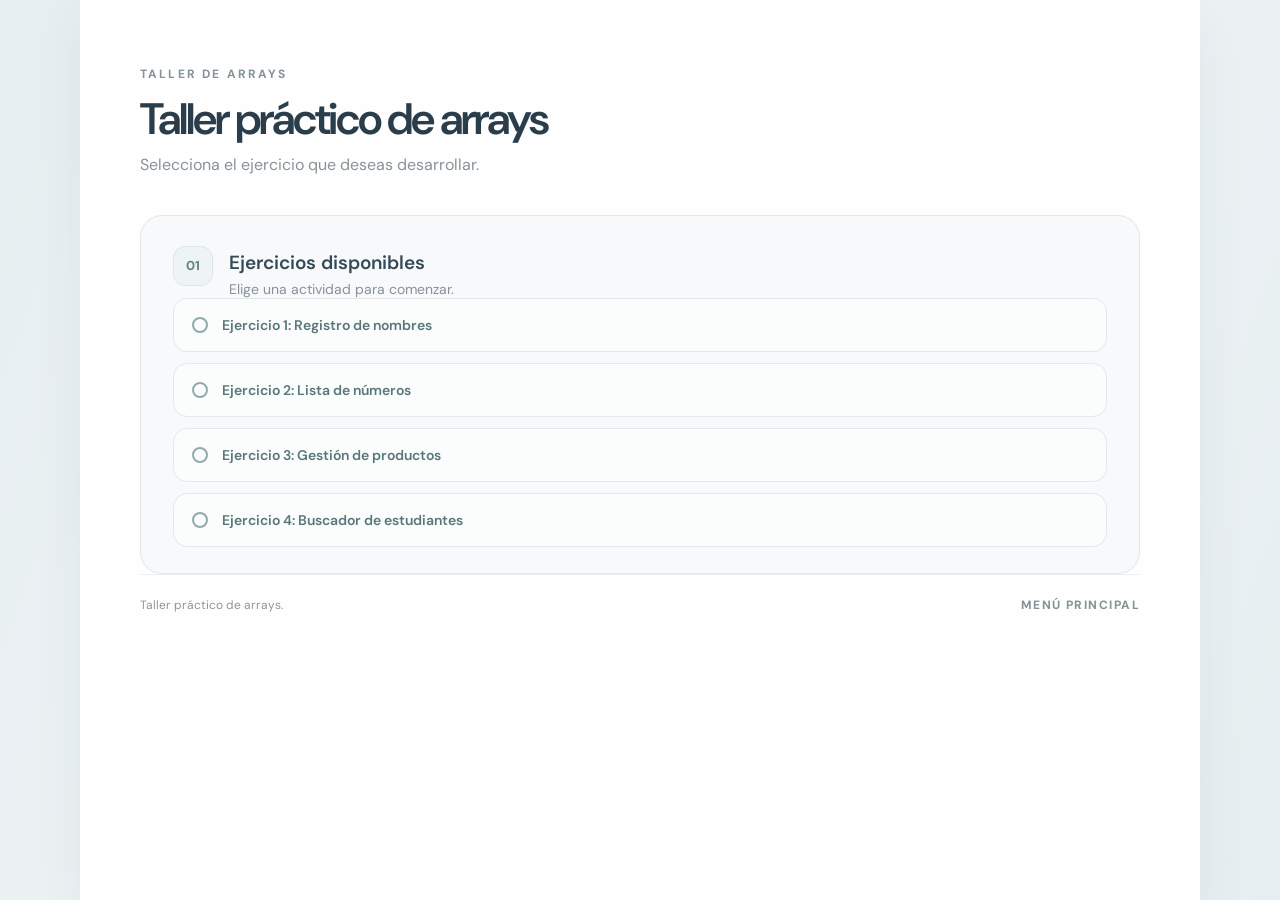
<file: index.html>
<!DOCTYPE html>
<html lang="es">
<head>
    <meta charset="UTF-8">
    <meta name="viewport" content="width=device-width, initial-scale=1.0">
    <title>Taller práctico de arrays</title>
    <link rel="stylesheet" href="css/styles.css">
</head>
<body class="exercise-page">
    <main class="exercise-shell">
        <header class="page-heading">
            <p class="eyebrow">TALLER DE ARRAYS</p>
            <h1>Taller práctico de arrays</h1>
            <p class="page-description">Selecciona el ejercicio que deseas desarrollar.</p>
        </header>

        <section class="entry-card" aria-labelledby="exercises-title">
            <div class="section-heading">
                <span class="step-number" aria-hidden="true">01</span>
                <div>
                    <h2 id="exercises-title">Ejercicios disponibles</h2>
                    <p>Elige una actividad para comenzar.</p>
                </div>
            </div>

            <ol class="number-list">
                <li><a class="back-link" href="ejercicio1.html">Ejercicio 1: Registro de nombres</a></li>
                <li><a class="back-link" href="ejercicio2.html">Ejercicio 2: Lista de números</a></li>
                <li><a class="back-link" href="ejercicio3.html">Ejercicio 3: Gestión de productos</a></li>
                <li><a class="back-link" href="ejercicio4.html">Ejercicio 4: Buscador de estudiantes</a></li>
            </ol>
        </section>

        <footer class="page-footer">
            <span>Taller práctico de arrays.</span>
            <span>MENÚ PRINCIPAL</span>
        </footer>
    </main>
</body>
</html>
</file>
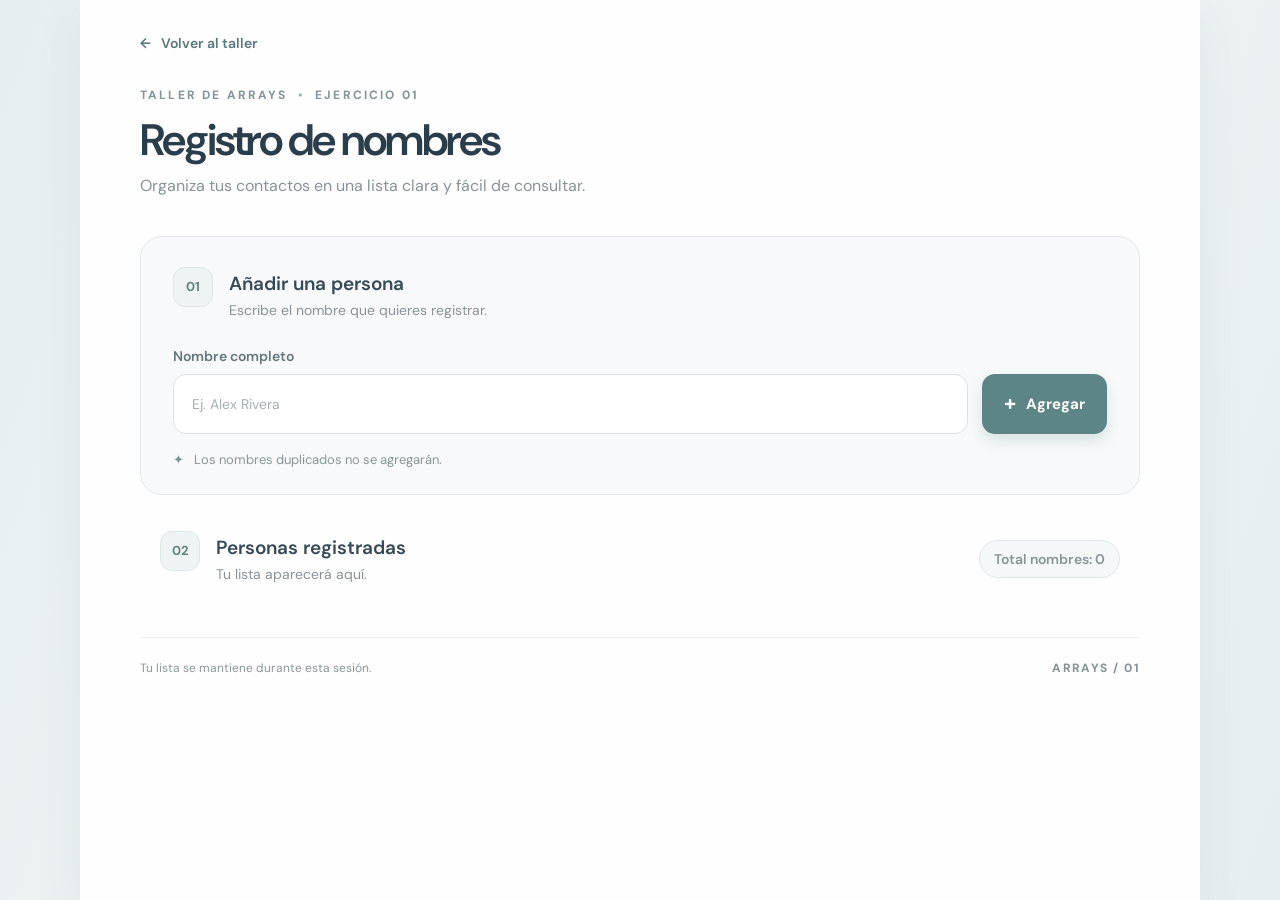
<file: ejercicio1.html>
<!DOCTYPE html>
<html lang="es">
<head>
    <meta charset="UTF-8">
    <meta name="viewport" content="width=device-width, initial-scale=1.0">
    <title>Registro de nombres</title>
    <link rel="stylesheet" href="css/styles.css">
</head>
<body class="exercise-page">
    <main class="exercise-shell">
        <a class="back-link" href="index.html"><span aria-hidden="true">←</span> Volver al taller</a>

        <header class="page-heading">
            <p class="eyebrow">TALLER DE ARRAYS <span aria-hidden="true">•</span> EJERCICIO 01</p>
            <h1>Registro de nombres</h1>
            <p class="page-description">Organiza tus contactos en una lista clara y fácil de consultar.</p>
        </header>

        <section class="entry-card" aria-labelledby="entry-title">
            <div class="section-heading">
                <span class="step-number" aria-hidden="true">01</span>
                <div>
                    <h2 id="entry-title">Añadir una persona</h2>
                    <p>Escribe el nombre que quieres registrar.</p>
                </div>
            </div>
            <div class="entry-controls">
                <label class="number-field" for="nombre">
                    <span>Nombre completo</span>
                    <input type="text" id="nombre" placeholder="Ej. Alex Rivera" autocomplete="name">
                </label>
                <button class="add-button" type="button" onclick="agregarNombre()">
                    <span aria-hidden="true">+</span> Agregar
                </button>
            </div>
            <p class="helper-text"><span aria-hidden="true">✦</span> Los nombres duplicados no se agregarán.</p>
        </section>

        <section class="results-section" aria-labelledby="people-title">
            <div class="section-heading results-heading people-heading">
                <div class="section-heading">
                    <span class="step-number" aria-hidden="true">02</span>
                    <div>
                        <h2 id="people-title">Personas registradas</h2>
                        <p>Tu lista aparecerá aquí.</p>
                    </div>
                </div>
                <p class="count-badge" id="cantidad" aria-live="polite">Total nombres: 0</p>
            </div>
            <ul class="number-list" id="lista" aria-live="polite"></ul>
        </section>

        <footer class="page-footer">
            <span>Tu lista se mantiene durante esta sesión.</span>
            <span>ARRAYS / 01</span>
        </footer>
    </main>
    <script src="js/ejercicio1.js"></script>
</body>
</html>
</file>
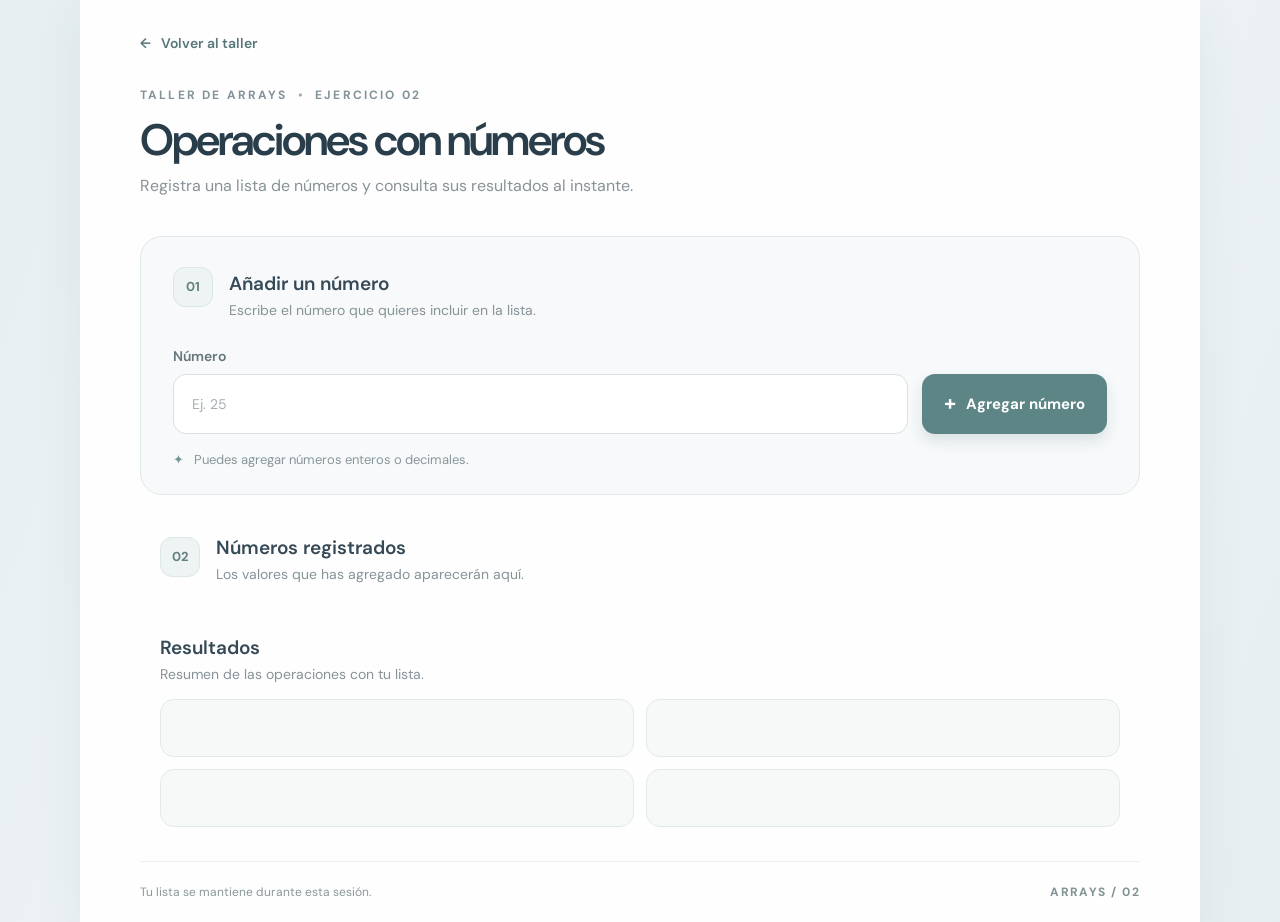
<file: ejercicio2.html>
<!DOCTYPE html>
<html lang="es">
<head>
    <meta charset="UTF-8">
    <meta name="viewport" content="width=device-width, initial-scale=1.0">
    <title>Operaciones con números</title>
    <link rel="stylesheet" href="css/styles.css">
</head>
<body class="exercise-page">
    <main class="exercise-shell">
        <a class="back-link" href="index.html"><span aria-hidden="true">←</span> Volver al taller</a>

        <header class="page-heading">
            <p class="eyebrow">TALLER DE ARRAYS <span aria-hidden="true">•</span> EJERCICIO 02</p>
            <h1>Operaciones con números</h1>
            <p class="page-description">Registra una lista de números y consulta sus resultados al instante.</p>
        </header>

        <section class="entry-card" aria-labelledby="entry-title">
            <div class="section-heading">
                <span class="step-number" aria-hidden="true">01</span>
                <div>
                    <h2 id="entry-title">Añadir un número</h2>
                    <p>Escribe el número que quieres incluir en la lista.</p>
                </div>
            </div>
            <div class="entry-controls">
                <label class="number-field" for="numero">
                    <span>Número</span>
                    <input type="number" id="numero" step="any" placeholder="Ej. 25">
                </label>
                <button class="add-button" type="button" onclick="agregarNumeros()">
                    <span aria-hidden="true">+</span> Agregar número
                </button>
            </div>
            <p class="helper-text"><span aria-hidden="true">✦</span> Puedes agregar números enteros o decimales.</p>
        </section>

        <section class="results-section" aria-label="Números y resultados">
            <div class="section-heading results-heading">
                <span class="step-number" aria-hidden="true">02</span>
                <div>
                    <h2>Números registrados</h2>
                    <p>Los valores que has agregado aparecerán aquí.</p>
                </div>
            </div>
            <ul class="number-list" id="lista"></ul>

            <div class="summary-heading">
                <h2>Resultados</h2>
                <p>Resumen de las operaciones con tu lista.</p>
            </div>
            <div class="result-grid" aria-live="polite">
                <p class="result-card" id="suma"></p>
                <p class="result-card" id="promedio"></p>
                <p class="result-card" id="mayor"></p>
                <p class="result-card" id="menor"></p>
            </div>
        </section>

        <footer class="page-footer">
            <span>Tu lista se mantiene durante esta sesión.</span>
            <span>ARRAYS / 02</span>
        </footer>
    </main>
    <script src="js/ejercicio2.js"></script>
</body>
</html>
</file>
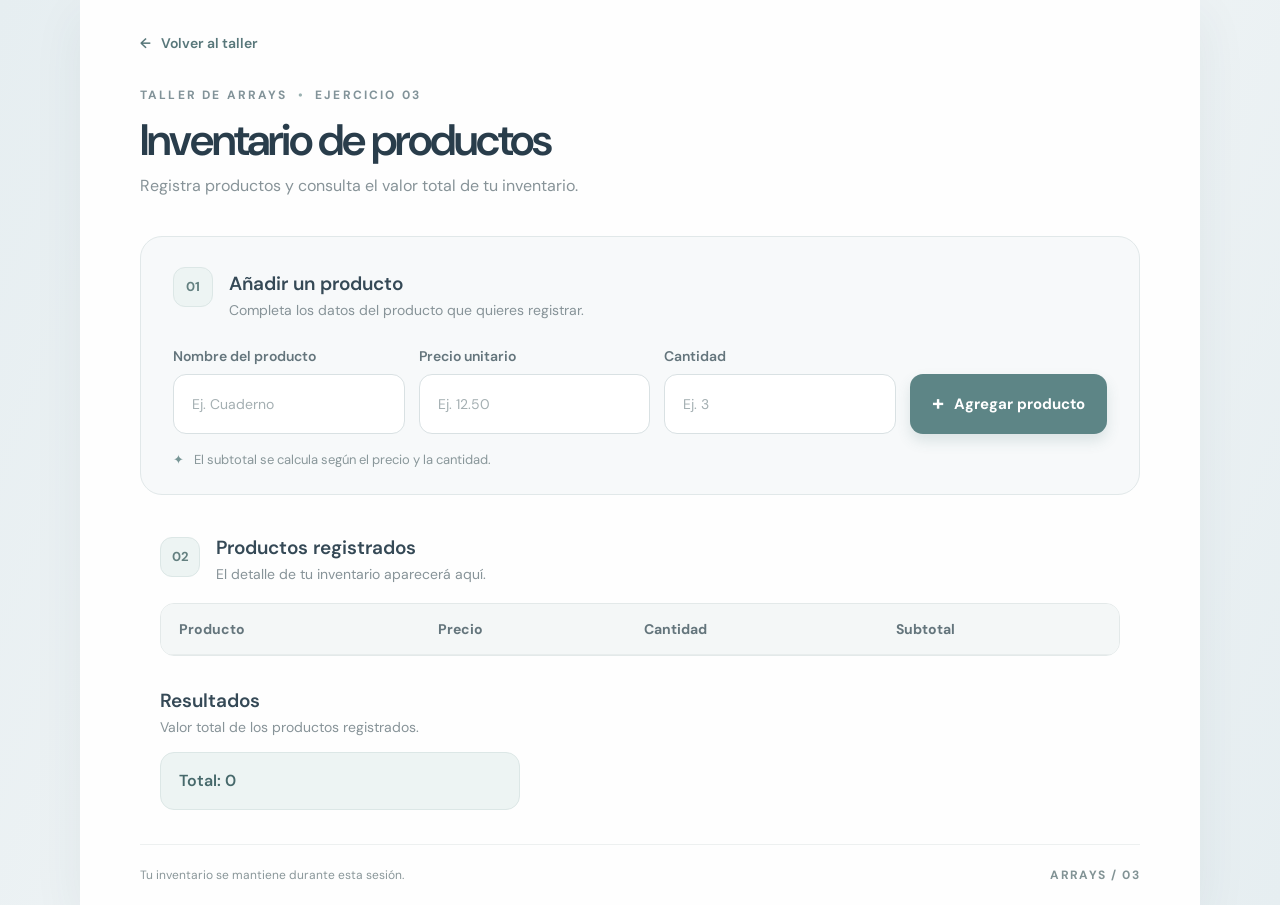
<file: ejercicio3.html>
<!DOCTYPE html>
<html lang="es">
<head>
    <meta charset="UTF-8">
    <meta name="viewport" content="width=device-width, initial-scale=1.0">
    <title>Inventario de productos</title>
    <link rel="stylesheet" href="css/styles.css">
</head>
<body class="exercise-page">
    <main class="exercise-shell">
        <a class="back-link" href="index.html"><span aria-hidden="true">←</span> Volver al taller</a>

        <header class="page-heading">
            <p class="eyebrow">TALLER DE ARRAYS <span aria-hidden="true">•</span> EJERCICIO 03</p>
            <h1>Inventario de productos</h1>
            <p class="page-description">Registra productos y consulta el valor total de tu inventario.</p>
        </header>

        <section class="entry-card" aria-labelledby="entry-title">
            <div class="section-heading">
                <span class="step-number" aria-hidden="true">01</span>
                <div>
                    <h2 id="entry-title">Añadir un producto</h2>
                    <p>Completa los datos del producto que quieres registrar.</p>
                </div>
            </div>
            <form id="formulario" class="entry-controls">
                <label class="number-field" for="producto">
                    <span>Nombre del producto</span>
                    <input type="text" id="producto" placeholder="Ej. Cuaderno" required>
                </label>
                <label class="number-field" for="precio">
                    <span>Precio unitario</span>
                    <input type="number" id="precio" min="0.01" step="0.01" placeholder="Ej. 12.50" required>
                </label>
                <label class="number-field" for="cantidad-producto">
                    <span>Cantidad</span>
                    <input type="number" id="cantidad-producto" min="1" step="1" placeholder="Ej. 3" required>
                </label>
                <button class="add-button" type="button" onclick="agregarProducto()">
                    <span aria-hidden="true">+</span> Agregar producto
                </button>
            </form>
            <p class="helper-text"><span aria-hidden="true">✦</span> El subtotal se calcula según el precio y la cantidad.</p>
        </section>

        <section class="results-section" aria-label="Productos y resultados">
            <div class="section-heading results-heading">
                <span class="step-number" aria-hidden="true">02</span>
                <div>
                    <h2>Productos registrados</h2>
                    <p>El detalle de tu inventario aparecerá aquí.</p>
                </div>
            </div>
            <div class="table-wrap">
                <table class="inventory-table">
                    <thead>
                        <tr>
                            <th scope="col">Producto</th>
                            <th scope="col">Precio</th>
                            <th scope="col">Cantidad</th>
                            <th scope="col">Subtotal</th>
                        </tr>
                    </thead>
                    <tbody id="tabla"></tbody>
                </table>
            </div>

            <div class="summary-heading">
                <h2>Resultados</h2>
                <p>Valor total de los productos registrados.</p>
            </div>
            <p class="result-card inventory-total" id="total" aria-live="polite">Total: 0</p>
        </section>

        <footer class="page-footer">
            <span>Tu inventario se mantiene durante esta sesión.</span>
            <span>ARRAYS / 03</span>
        </footer>
    </main>
    <script src="js/ejercicio3.js"></script>
</body>
</html>
</file>
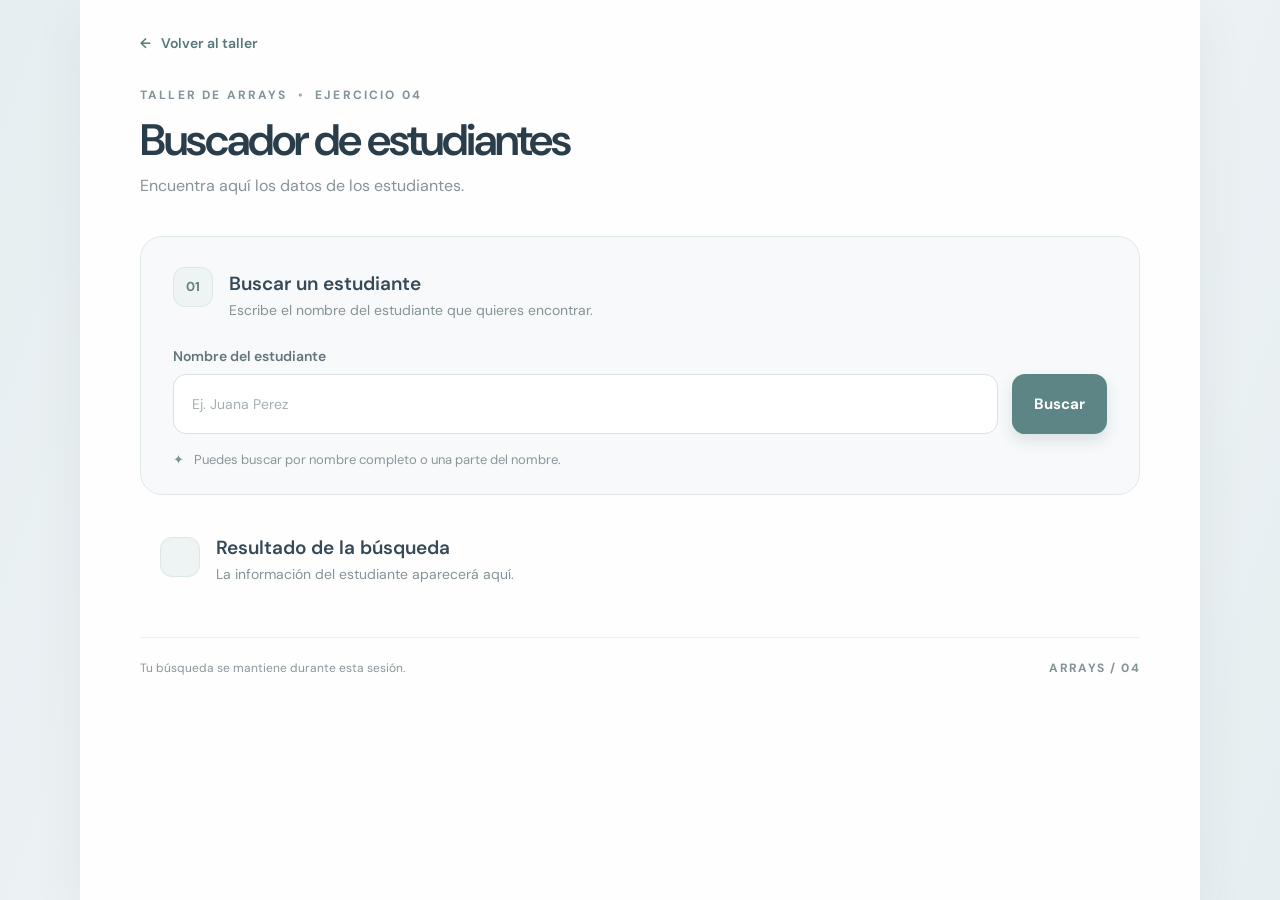
<file: ejercicio4.html>
<!DOCTYPE html>
<html lang="es">
<head>
    <meta charset="UTF-8">
    <meta name="viewport" content="width=device-width, initial-scale=1.0">
    <title>Buscador de estudiantes</title>
    <link rel="stylesheet" href="css/styles.css">
</head>
<body class="exercise-page">
    <main class="exercise-shell">
        <a class="back-link" href="index.html">
            <span aria-hidden="true">←</span> Volver al taller
        </a>

        <header class="page-heading">
            <p class="eyebrow">
                TALLER DE ARRAYS <span aria-hidden="true">•</span> EJERCICIO 04
            </p>
            <h1>Buscador de estudiantes</h1>
            <p class="page-description">Encuentra aquí los datos de los estudiantes.</p>
        </header>

        <section class="entry-card" aria-labelledby="entry-title">
            <div class="section-heading">
                <span class="step-number" aria-hidden="true">01</span>
                <div>
                    <h2 id="entry-title">Buscar un estudiante</h2>
                    <p>Escribe el nombre del estudiante que quieres encontrar.</p>
                </div>
            </div>

            <div class="entry-controls">
                <label class="number-field" for="inputNombre">
                    <span>Nombre del estudiante</span>
                    <input
                        type="text"
                        id="inputNombre"
                        placeholder="Ej. Juana Perez"
                        autocomplete="name"
                    >
                </label>

                <button class="add-button" type="button" onclick="buscarPersona()">
                    Buscar
                </button>
            </div>

            <p class="helper-text">
                <span aria-hidden="true">✦</span>
                Puedes buscar por nombre completo o una parte del nombre.
            </p>
        </section>

        <section class="results-section" aria-labelledby="results-title">
            <div class="section-heading results-heading">
                <span class="step-number" aria-hidden="true"></span>
                <div>
                    <h2 id="results-title">Resultado de la búsqueda</h2>
                    <p>La información del estudiante aparecerá aquí.</p>
                </div>
            </div>

            <div id="cajaResultado" class="result-card" style="display: none;" aria-live="polite">
                <div id="datosEncontrados" style="display: none;">
                    <p><strong>Nombre:</strong> <span id="textoNombre"></span></p>
                    <p><strong>Curso:</strong> <span id="textoCurso"></span></p>
                    <p><strong>Edad:</strong> <span id="textoEdad"></span></p>
                </div>

                <p id="mensajeError" style="display: none;"></p>
            </div>
        </section>

        <footer class="page-footer">
            <span>Tu búsqueda se mantiene durante esta sesión.</span>
            <span>ARRAYS / 04</span>
        </footer>
    </main>

    <script src="js/ejercicio4.js"></script>
</body>
</html>
</file>
<file: css/styles.css>
@import url('https://fonts.googleapis.com/css2?family=DM+Sans:wght@400;500;600;700&display=swap');

:root {
    font-family: 'DM Sans', 'Segoe UI', sans-serif;
    color: #293d4b;
    background: #eaf0f2;
    font-synthesis: none;
    text-rendering: optimizeLegibility;
}

* {
    box-sizing: border-box;
}

body.exercise-page {
    min-width: 320px;
    min-height: 100vh;
    margin: 0;
    padding: 0 24px;
    background: linear-gradient(110deg, #e6eef1, #f3f6f7 50%, #e6eef1);
}

.exercise-shell {
    width: min(100%, 1120px);
    min-height: 100vh;
    margin: 0 auto;
    padding: 32px 60px 0;
    background: rgba(255, 255, 255, 0.94);
    box-shadow: 0 16px 48px rgba(48, 72, 83, 0.07);
}

.back-link {
    display: inline-flex;
    align-items: center;
    gap: 10px;
    color: #58777a;
    font-size: 14px;
    font-weight: 600;
    text-decoration: none;
}

.back-link:hover {
    color: #345b5e;
}

.page-heading {
    margin: 34px 0 40px;
}

.eyebrow {
    margin: 0 0 12px;
    color: #829399;
    font-size: 12px;
    font-weight: 700;
    letter-spacing: 0.18em;
}

.eyebrow span {
    padding: 0 5px;
    color: #9ab1b1;
}

.page-heading h1 {
    margin: 0;
    color: #293d4b;
    font-size: clamp(32px, 5vw, 44px);
    font-weight: 600;
    letter-spacing: -0.045em;
    line-height: 1.15;
}

.page-description,
.section-heading p,
.summary-heading p {
    margin: 9px 0 0;
    color: #879398;
    font-size: 16px;
}

.entry-card {
    padding: 30px 32px 26px;
    border: 1px solid #e1e8e9;
    border-radius: 22px;
    background: #f7f9fa;
}

.section-heading {
    display: flex;
    align-items: flex-start;
    gap: 16px;
}

.step-number {
    display: grid;
    width: 40px;
    height: 40px;
    flex: 0 0 40px;
    place-items: center;
    border: 1px solid #dce7e6;
    border-radius: 12px;
    background: #edf4f3;
    color: #648080;
    font-size: 13px;
    font-weight: 700;
}

.section-heading h2,
.summary-heading h2 {
    margin: 4px 0 0;
    color: #354956;
    font-size: 19px;
    font-weight: 600;
}

.section-heading p,
.summary-heading p {
    margin-top: 5px;
    font-size: 14px;
}

.entry-controls {
    display: flex;
    align-items: flex-end;
    gap: 14px;
    margin-top: 28px;
}

.number-field {
    display: grid;
    flex: 1;
    gap: 9px;
    color: #64757c;
    font-size: 14px;
    font-weight: 600;
}

.number-field input {
    width: 100%;
    height: 60px;
    padding: 0 18px;
    border: 1px solid #d9e1e3;
    border-radius: 13px;
    outline: none;
    background: #fff;
    color: #354956;
    font: inherit;
    font-weight: 400;
    transition: border-color 150ms ease, box-shadow 150ms ease;
}

.number-field input::placeholder {
    color: #a4afb2;
}

.number-field input:focus {
    border-color: #709395;
    box-shadow: 0 0 0 3px rgba(93, 133, 134, 0.13);
}

.add-button {
    display: inline-flex;
    min-height: 60px;
    align-items: center;
    justify-content: center;
    gap: 10px;
    padding: 0 22px;
    border: 0;
    border-radius: 13px;
    background: #5d8586;
    box-shadow: 0 7px 14px rgba(67, 110, 111, 0.16);
    color: #fff;
    cursor: pointer;
    font: inherit;
    font-size: 15px;
    font-weight: 700;
    transition: background 150ms ease, transform 150ms ease;
}

.add-button:hover {
    transform: translateY(-1px);
    background: #4d7475;
}

.add-button span {
    font-size: 21px;
    line-height: 1;
}

.helper-text {
    margin: 17px 0 0;
    color: #89979a;
    font-size: 13px;
}

.helper-text span {
    margin-right: 7px;
    color: #789696;
}

.results-section {
    padding: 36px 20px 34px;
}

.results-heading {
    align-items: center;
    margin-bottom: 20px;
}

.people-heading {
    justify-content: space-between;
    gap: 20px;
}

.count-badge {
    flex: 0 0 auto;
    margin: 0;
    padding: 9px 14px;
    border: 1px solid #e0e8e8;
    border-radius: 999px;
    background: #f5f8f8;
    color: #718187;
    font-size: 12px;
    font-weight: 600;
}

.number-list {
    display: grid;
    gap: 11px;
    margin: 0;
    padding: 0;
    list-style: none;
}

.number-list li {
    display: flex;
    min-height: 54px;
    align-items: center;
    gap: 14px;
    padding: 12px 18px;
    border: 1px solid #e3e9e9;
    border-radius: 14px;
    background: #fbfcfc;
    color: #526772;
    font-size: 15px;
}

.number-list li::before {
    width: 12px;
    height: 12px;
    flex: 0 0 12px;
    border: 2px solid #91aaaa;
    border-radius: 50%;
    content: "";
}

.summary-heading {
    margin: 32px 0 16px;
}

.result-grid {
    display: grid;
    grid-template-columns: repeat(2, minmax(0, 1fr));
    gap: 12px;
}

.result-card {
    min-height: 58px;
    margin: 0;
    padding: 17px 18px;
    border: 1px solid #e2e9e9;
    border-radius: 14px;
    background: #f7f9f9;
    color: #526772;
    font-size: 14px;
    font-weight: 600;
}

.entry-controls {
    margin-bottom: 0;
}

.table-wrap {
    overflow-x: auto;
    border: 1px solid #e3e9e9;
    border-radius: 14px;
    background: #fbfcfc;
}

.inventory-table {
    width: 100%;
    border-collapse: collapse;
    text-align: left;
}

.inventory-table th,
.inventory-table td {
    padding: 16px 18px;
    border-bottom: 1px solid #e8eded;
    color: #526772;
    font-size: 14px;
    white-space: nowrap;
}

.inventory-table th {
    background: #f4f7f7;
    color: #64757c;
    font-weight: 700;
}

.inventory-table td {
    background: #fbfcfc;
}

.inventory-table tbody tr:last-child td {
    border-bottom: 0;
}

.inventory-total {
    max-width: 360px;
    border-color: #dce7e6;
    background: #edf4f3;
    color: #47696b;
    font-size: 16px;
}

.page-footer {
    display: flex;
    justify-content: space-between;
    gap: 16px;
    padding: 22px 0;
    border-top: 1px solid #edf0f0;
    color: #8a979a;
    font-size: 12px;
}

.page-footer span:last-child {
    color: #829395;
    font-weight: 700;
    letter-spacing: 0.12em;
}

@media (max-width: 640px) {
    body.exercise-page {
        padding: 0 12px;
    }

    .exercise-shell {
        padding: 24px 20px 0;
    }

    .page-heading {
        margin: 28px 0 30px;
    }

    .entry-card {
        padding: 22px 18px;
        border-radius: 18px;
    }

    .entry-controls {
        align-items: stretch;
        flex-direction: column;
    }

    .add-button {
        width: 100%;
    }

    .results-section {
        padding: 30px 4px;
    }

    .people-heading {
        align-items: flex-start;
    }

    .count-badge {
        padding: 8px 10px;
        font-size: 11px;
    }

    .result-grid {
        grid-template-columns: 1fr;
    }

    .page-footer {
        flex-direction: column;
    }
}
</file>
